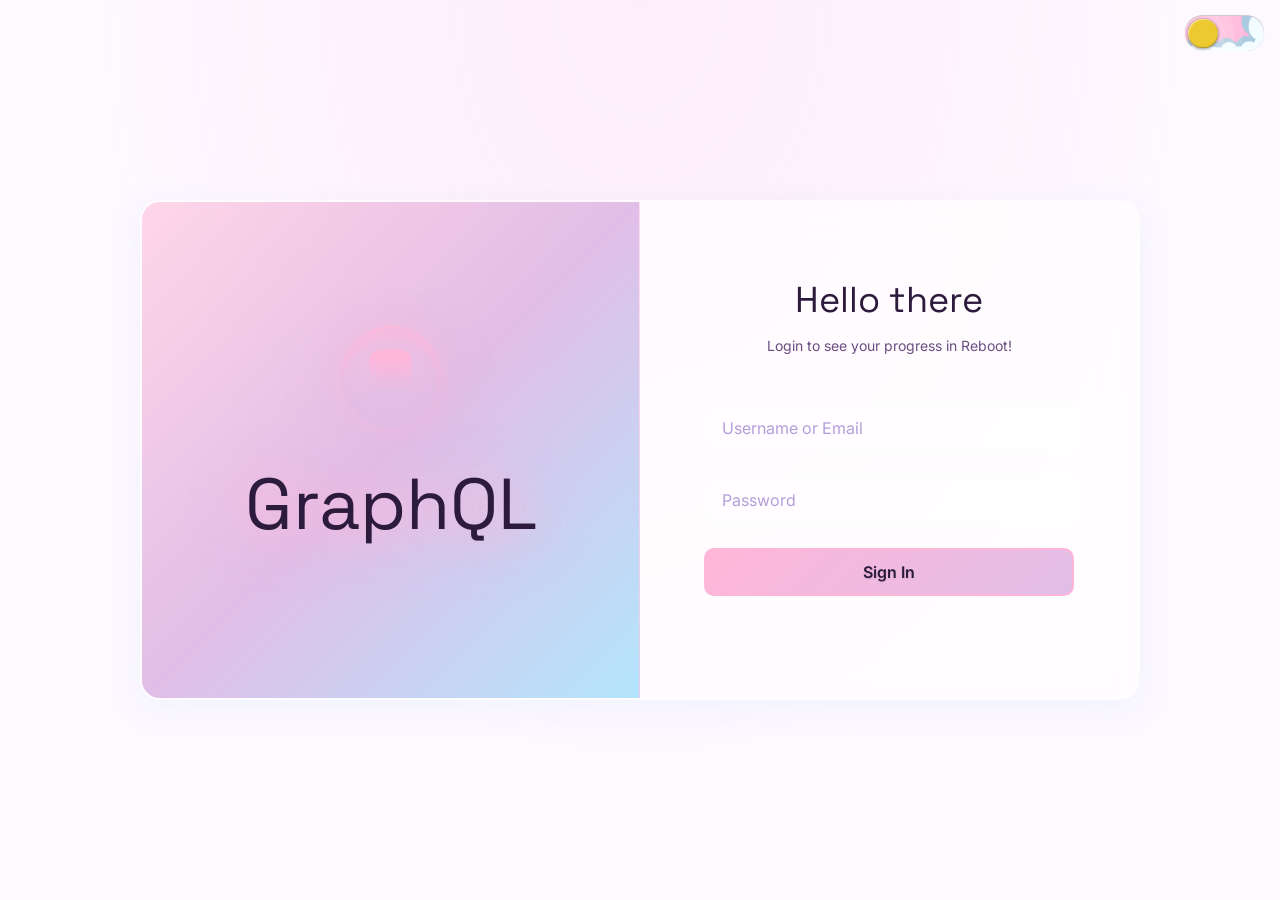
<file: index.html>
<!DOCTYPE html>
<html lang="en">
<head>
    <meta charset="UTF-8">
    <meta name="viewport" content="width=device-width, initial-scale=1.0">
    <title>Login - GraphQL Profile</title>
    <link rel="stylesheet" href="static/css/variables.css">
    <link rel="stylesheet" href="static/css/style.css">
</head>
<body>
    <!-- Atmospheric Background -->
    <div class="atmosphere" id="atmosphere"></div>
    
    <!-- Theme Toggle in top-right corner -->
    <div class="login-page-nav">
        <label class="theme-switch">
            <input type="checkbox" class="theme-switch__checkbox" id="themeToggle">
            <div class="theme-switch__container">
                <div class="theme-switch__clouds"></div>
                <div class="theme-switch__stars-container">
                    <svg xmlns="http://www.w3.org/2000/svg" viewBox="0 0 144 55" fill="none">
                        <path fill-rule="evenodd" clip-rule="evenodd" d="M135.831 3.00688C135.055 3.85027 134.111 4.29946 133 4.35447C134.111 4.40947 135.055 4.85867 135.831 5.71123C136.607 6.55462 136.996 7.56303 136.996 8.72727C136.996 7.95722 137.172 7.25134 137.525 6.59129C137.886 5.93124 138.372 5.39954 138.98 5.00535C139.598 4.60199 140.268 4.39114 141 4.35447C139.88 4.2903 138.936 3.85027 138.16 3.00688C137.384 2.16348 136.996 1.16425 136.996 0C136.996 1.16425 136.607 2.16348 135.831 3.00688ZM31 23.3545C32.1114 23.2995 33.0551 22.8503 33.8313 22.0069C34.6075 21.1635 34.9956 20.1642 34.9956 19C34.9956 20.1642 35.3837 21.1635 36.1599 22.0069C36.9361 22.8503 37.8798 23.2903 39 23.3545C38.2679 23.3911 37.5976 23.602 36.9802 24.0053C36.3716 24.3995 35.8864 24.9312 35.5248 25.5913C35.172 26.2513 34.9956 26.9572 34.9956 27.7273C34.9956 26.563 34.6075 25.5546 33.8313 24.7112C33.0551 23.8587 32.1114 23.4095 31 23.3545ZM0 36.3545C1.11136 36.2995 2.05513 35.8503 2.83131 35.0069C3.6075 34.1635 3.99559 33.1642 3.99559 32C3.99559 33.1642 4.38368 34.1635 5.15987 35.0069C5.93605 35.8503 6.87982 36.2903 8 36.3545C7.26792 36.3911 6.59757 36.602 5.98015 37.0053C5.37155 37.3995 4.88644 37.9312 4.52481 38.5913C4.172 39.2513 3.99559 39.9572 3.99559 40.7273C3.99559 39.563 3.6075 38.5546 2.83131 37.7112C2.05513 36.8587 1.11136 36.4095 0 36.3545ZM56.8313 24.0069C56.0551 24.8503 55.1114 25.2995 54 25.3545C55.1114 25.4095 56.0551 25.8587 56.8313 26.7112C57.6075 27.5546 57.9956 28.563 57.9956 29.7273C57.9956 28.9572 58.172 28.2513 58.5248 27.5913C58.8864 26.9312 59.3716 26.3995 59.9802 26.0053C60.5976 25.602 61.2679 25.3911 62 25.3545C60.8798 25.2903 59.9361 24.8503 59.1599 24.0069C58.3837 23.1635 57.9956 22.1642 57.9956 21C57.9956 22.1642 57.6075 23.1635 56.8313 24.0069ZM81 25.3545C82.1114 25.2995 83.0551 24.8503 83.8313 24.0069C84.6075 23.1635 84.9956 22.1642 84.9956 21C84.9956 22.1642 85.3837 23.1635 86.1599 24.0069C86.9361 24.8503 87.8798 25.2903 89 25.3545C88.2679 25.3911 87.5976 25.602 86.9802 26.0053C86.3716 26.3995 85.8864 26.9312 85.5248 27.5913C85.172 28.2513 84.9956 28.9572 84.9956 29.7273C84.9956 28.563 84.6075 27.5546 83.8313 26.7112C83.0551 25.8587 82.1114 25.4095 81 25.3545ZM136 36.3545C137.111 36.2995 138.055 35.8503 138.831 35.0069C139.607 34.1635 139.996 33.1642 139.996 32C139.996 33.1642 140.384 34.1635 141.16 35.0069C141.936 35.8503 142.88 36.2903 144 36.3545C143.268 36.3911 142.598 36.602 141.98 37.0053C141.372 37.3995 140.886 37.9312 140.525 38.5913C140.172 39.2513 139.996 39.9572 139.996 40.7273C139.996 39.563 139.607 38.5546 138.831 37.7112C138.055 36.8587 137.111 36.4095 136 36.3545ZM101.831 49.0069C101.055 49.8503 100.111 50.2995 99 50.3545C100.111 50.4095 101.055 50.8587 101.831 51.7112C102.607 52.5546 102.996 53.563 102.996 54.7273C102.996 53.9572 103.172 53.2513 103.525 52.5913C103.886 51.9312 104.372 51.3995 104.98 51.0053C105.598 50.602 106.268 50.3911 107 50.3545C105.88 50.2903 104.936 49.8503 104.16 49.0069C103.384 48.1635 102.996 47.1642 102.996 46C102.996 47.1642 102.607 48.1635 101.831 49.0069Z" fill="currentColor"></path>
                    </svg>
                </div>
                <div class="theme-switch__circle-container">
                    <div class="theme-switch__sun-moon-container">
                        <div class="theme-switch__moon">
                            <div class="theme-switch__spot"></div>
                            <div class="theme-switch__spot"></div>
                            <div class="theme-switch__spot"></div>
                        </div>
                    </div>
                </div>
            </div>
        </label>
    </div>
    
    <div class="login-page">
        <div class="login-container">
            <!-- Left Side: Branding -->
            <div class="login-branding">
                <div class="loader loader-large">
                    <svg width="100" height="100" viewBox="0 0 100 100">
                        <defs>
                            <mask id="clipping-login">
                                <polygon points="0,0 100,0 100,100 0,100" fill="black"></polygon>
                                <polygon points="25,25 75,25 50,75" fill="white"></polygon>
                                <polygon points="50,25 75,75 25,75" fill="white"></polygon>
                                <polygon points="35,35 65,35 50,65" fill="white"></polygon>
                                <polygon points="35,35 65,35 50,65" fill="white"></polygon>
                                <polygon points="35,35 65,35 50,65" fill="white"></polygon>
                                <polygon points="35,35 65,35 50,65" fill="white"></polygon>
                            </mask>
                        </defs>
                    </svg>
                    <div class="box" style="mask: url(#clipping-login); -webkit-mask: url(#clipping-login);"></div>
                </div>
                <div class="login-logo">GraphQL</div>
            </div>
            
            <!-- Right Side: Login Form -->
            <div class="login-form-container">
                <div class="login-header">
                    <h2>Hello there</h2>
                    <p>Login to see your progress in Reboot!</p>
                </div>
                
                <form id="loginForm">
                    <div class="input-group">
                        <input type="text" id="username" placeholder="Username or Email" required autocomplete="username"/>
                    </div>
                    <div class="input-group">
                        <input type="password" id="password" placeholder="Password" required autocomplete="current-password"/>
                    </div>
                    <button type="submit" id="loginBtn">Sign In</button>
                </form>
                
            
                <p class="error-message" id="error"></p>
            </div>
        </div>
    </div>

    <script src="js/config.js"></script>
    <script src="js/utils.js"></script>
    <script src="js/auth.js"></script>
    <script src="js/theme-toggle.js"></script>
</body>
</html>
</file>
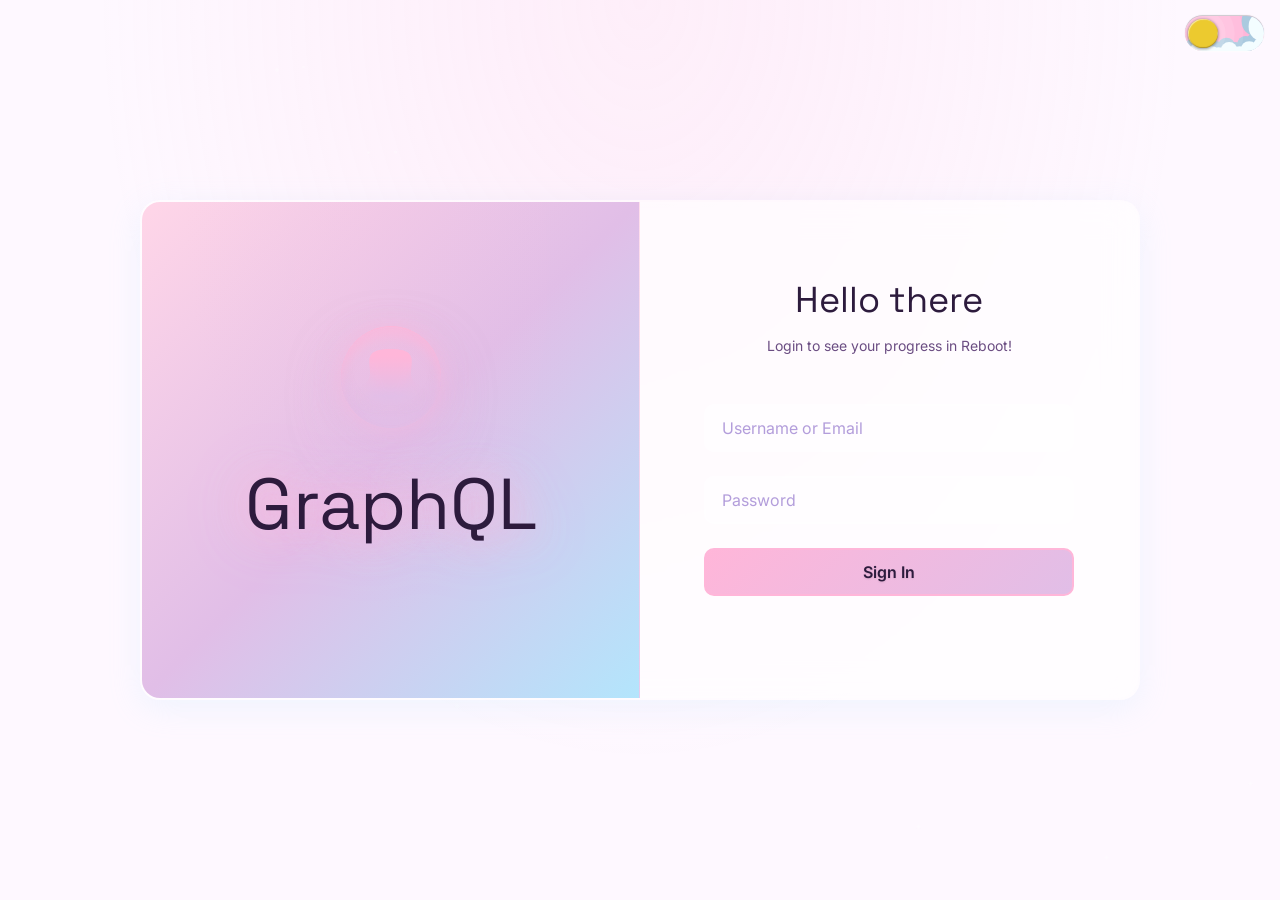
<file: dashboard.html>
<!DOCTYPE html>
<html lang="en">
<head>
    <meta charset="UTF-8">
    <meta name="viewport" content="width=device-width, initial-scale=1.0">
    <meta http-equiv="Cache-Control" content="no-cache, no-store, must-revalidate">
    <meta http-equiv="Pragma" content="no-cache">
    <meta http-equiv="Expires" content="0">
    <title>GraphQL Dashboard</title>
    <link rel="stylesheet" href="static/css/variables.css">
    <link rel="stylesheet" href="static/css/style.css">
</head>
<body>
    <div class="atmosphere" id="atmosphere"></div>
    
    <nav class="navbar">
        <div class="nav-container">
            <div class="logo" onclick="location.reload()">
                <div class="loader loader-navbar">
                    <svg width="100" height="100" viewBox="0 0 100 100">
                        <defs>
                            <mask id="clipping">
                                <polygon points="0,0 100,0 100,100 0,100" fill="black"></polygon>
                                <polygon points="25,25 75,25 50,75" fill="white"></polygon>
                                <polygon points="50,25 75,75 25,75" fill="white"></polygon>
                                <polygon points="35,35 65,35 50,65" fill="white"></polygon>
                                <polygon points="35,35 65,35 50,65" fill="white"></polygon>
                                <polygon points="35,35 65,35 50,65" fill="white"></polygon>
                                <polygon points="35,35 65,35 50,65" fill="white"></polygon>
                            </mask>
                        </defs>
                    </svg>
                    <div class="box"></div>
                </div>
                <span>GraphQL</span>
            </div>
            
            <div style="display: flex; align-items: center; gap: var(--space-lg);">
                <label class="theme-switch">
                    <input type="checkbox" class="theme-switch__checkbox" id="themeToggle">
                    <div class="theme-switch__container">
                        <div class="theme-switch__clouds"></div>
                        <div class="theme-switch__stars-container">
                            <svg xmlns="http://www.w3.org/2000/svg" viewBox="0 0 144 55" fill="none">
                                <path fill-rule="evenodd" clip-rule="evenodd" d="M135.831 3.00688C135.055 3.85027 134.111 4.29946 133 4.35447C134.111 4.40947 135.055 4.85867 135.831 5.71123C136.607 6.55462 136.996 7.56303 136.996 8.72727C136.996 7.95722 137.172 7.25134 137.525 6.59129C137.886 5.93124 138.372 5.39954 138.98 5.00535C139.598 4.60199 140.268 4.39114 141 4.35447C139.88 4.2903 138.936 3.85027 138.16 3.00688C137.384 2.16348 136.996 1.16425 136.996 0C136.996 1.16425 136.607 2.16348 135.831 3.00688ZM31 23.3545C32.1114 23.2995 33.0551 22.8503 33.8313 22.0069C34.6075 21.1635 34.9956 20.1642 34.9956 19C34.9956 20.1642 35.3837 21.1635 36.1599 22.0069C36.9361 22.8503 37.8798 23.2903 39 23.3545C38.2679 23.3911 37.5976 23.602 36.9802 24.0053C36.3716 24.3995 35.8864 24.9312 35.5248 25.5913C35.172 26.2513 34.9956 26.9572 34.9956 27.7273C34.9956 26.563 34.6075 25.5546 33.8313 24.7112C33.0551 23.8587 32.1114 23.4095 31 23.3545ZM0 36.3545C1.11136 36.2995 2.05513 35.8503 2.83131 35.0069C3.6075 34.1635 3.99559 33.1642 3.99559 32C3.99559 33.1642 4.38368 34.1635 5.15987 35.0069C5.93605 35.8503 6.87982 36.2903 8 36.3545C7.26792 36.3911 6.59757 36.602 5.98015 37.0053C5.37155 37.3995 4.88644 37.9312 4.52481 38.5913C4.172 39.2513 3.99559 39.9572 3.99559 40.7273C3.99559 39.563 3.6075 38.5546 2.83131 37.7112C2.05513 36.8587 1.11136 36.4095 0 36.3545ZM56.8313 24.0069C56.0551 24.8503 55.1114 25.2995 54 25.3545C55.1114 25.4095 56.0551 25.8587 56.8313 26.7112C57.6075 27.5546 57.9956 28.563 57.9956 29.7273C57.9956 28.9572 58.172 28.2513 58.5248 27.5913C58.8864 26.9312 59.3716 26.3995 59.9802 26.0053C60.5976 25.602 61.2679 25.3911 62 25.3545C60.8798 25.2903 59.9361 24.8503 59.1599 24.0069C58.3837 23.1635 57.9956 22.1642 57.9956 21C57.9956 22.1642 57.6075 23.1635 56.8313 24.0069ZM81 25.3545C82.1114 25.2995 83.0551 24.8503 83.8313 24.0069C84.6075 23.1635 84.9956 22.1642 84.9956 21C84.9956 22.1642 85.3837 23.1635 86.1599 24.0069C86.9361 24.8503 87.8798 25.2903 89 25.3545C88.2679 25.3911 87.5976 25.602 86.9802 26.0053C86.3716 26.3995 85.8864 26.9312 85.5248 27.5913C85.172 28.2513 84.9956 28.9572 84.9956 29.7273C84.9956 28.563 84.6075 27.5546 83.8313 26.7112C83.0551 25.8587 82.1114 25.4095 81 25.3545ZM136 36.3545C137.111 36.2995 138.055 35.8503 138.831 35.0069C139.607 34.1635 139.996 33.1642 139.996 32C139.996 33.1642 140.384 34.1635 141.16 35.0069C141.936 35.8503 142.88 36.2903 144 36.3545C143.268 36.3911 142.598 36.602 141.98 37.0053C141.372 37.3995 140.886 37.9312 140.525 38.5913C140.172 39.2513 139.996 39.9572 139.996 40.7273C139.996 39.563 139.607 38.5546 138.831 37.7112C138.055 36.8587 137.111 36.4095 136 36.3545ZM101.831 49.0069C101.055 49.8503 100.111 50.2995 99 50.3545C100.111 50.4095 101.055 50.8587 101.831 51.7112C102.607 52.5546 102.996 53.563 102.996 54.7273C102.996 53.9572 103.172 53.2513 103.525 52.5913C103.886 51.9312 104.372 51.3995 104.98 51.0053C105.598 50.602 106.268 50.3911 107 50.3545C105.88 50.2903 104.936 49.8503 104.16 49.0069C103.384 48.1635 102.996 47.1642 102.996 46C102.996 47.1642 102.607 48.1635 101.831 49.0069Z" fill="currentColor"></path>
                            </svg>
                        </div>
                        <div class="theme-switch__circle-container">
                            <div class="theme-switch__sun-moon-container">
                                <div class="theme-switch__moon">
                                    <div class="theme-switch__spot"></div>
                                    <div class="theme-switch__spot"></div>
                                    <div class="theme-switch__spot"></div>
                                </div>
                            </div>
                        </div>
                    </div>
                </label>
                <button id="logoutBtn" class="btn-logout">Logout</button>
            </div>
        </div>
    </nav>

    <div class="container" style="padding-top: 120px;">
        <!-- Loading State -->
        <div id="loading" class="loading">
            <div class="spinner"></div>
            <p>Loading profile data...</p>
        </div>

        <!-- Profile Content -->
        <div id="profile-content" class="profile-content" style="display: none;">
            <section class="hero" style="min-height: 50vh; margin-bottom: var(--space-4xl);">
                <div class="hero-content">
                    <h1 class="hero-title">Welcome back, <span id="welcome-username">User</span></h1>
                    <p class="hero-subtitle">Your GraphQL Dashboard Overview</p>
                </div>
                <div class="hero-glow"></div>
            </section>

            <!-- User Information Section -->
            <section class="section">
                <div class="container">
                    <h2 class="section-title">Profile Information</h2>
                    <div class="cards-grid">
                        <div class="glass-card">
                            <h3 class="card-title">Email</h3>
                            <p class="card-description" id="user-email">-</p>
                        </div>
                        <div class="glass-card">
                            <h3 class="card-title">Total XP</h3>
                            <p class="card-description" id="user-xp">-</p>
                        </div>
                        <div class="glass-card">
                            <h3 class="card-title">Audit Ratio</h3>
                            <p class="card-description" id="audit-ratio">-</p>
                        </div>
                    </div>
                </div>
            </section>

            <!-- Project Statistics Section -->
            <section class="section section-alt">
                <div class="container">
                    <h2 class="section-title">Project Statistics</h2>
                    <div class="cards-grid">
                        <div class="glass-card">
                            <h3 class="card-title">Completed Projects</h3>
                            <p class="card-description" id="completed-projects" style="font-size: var(--font-size-3xl); font-weight: var(--font-weight-bold); color: #C8E6C9;">0</p>
                        </div>
                        <div class="glass-card">
                            <h3 class="card-title">Failed Projects</h3>
                            <p class="card-description" id="failed-projects" style="font-size: var(--font-size-3xl); font-weight: var(--font-weight-bold); color: #FFCDD2;">0</p>
                        </div>
                        <div class="glass-card">
                            <h3 class="card-title">In Progress</h3>
                            <p class="card-description" id="in-progress-projects" style="font-size: var(--font-size-3xl); font-weight: var(--font-weight-bold); color: #FFE082;">0</p>
                        </div>
                        <div class="glass-card">
                            <h3 class="card-title">Success Rate</h3>
                            <p class="card-description" id="success-rate" style="font-size: var(--font-size-3xl); font-weight: var(--font-weight-bold); color: var(--accent-primary);">0%</p>
                        </div>
                    </div>
                </div>
            </section>

            <!-- Audit Activity Chart -->
            <section class="section">
                <div class="container">
                    <h2 class="section-title">Audit Activity</h2>
                    <div class="glass-card" style="padding: var(--space-xl);">
                        <svg id="audit-chart" width="100%" height="400" viewBox="0 0 800 400"></svg>
                    </div>
                </div>
            </section>

            <!-- XP Progress Chart -->
            <section class="section section-alt">
                <div class="container">
                    <h2 class="section-title">Total XP Progress (All Modules Combined)</h2>
                    <div class="glass-card" style="padding: var(--space-xl);">
                        <svg id="xp-chart" width="100%" height="400" viewBox="0 0 800 400"></svg>
                    </div>
                </div>
            </section>

            <!-- Success Rate Pie Chart -->
            <section class="section">
                <div class="container">
                    <h2 class="section-title">Project Success Distribution</h2>
                    <div class="glass-card" style="padding: var(--space-xl);">
                        <svg id="success-chart" width="100%" height="400" viewBox="0 0 800 400"></svg>
                    </div>
                </div>
            </section>

            <!-- Recent Projects -->
            <section class="section section-alt">
                <div class="container">
                    <h2 class="section-title">Recent Projects</h2>
                    <div id="recent-projects" class="projects-list">
                        <!-- Projects will be loaded here -->
                    </div>
                </div>
            </section>
        </div>
    </div>

    <!-- Footer -->
    <footer class="footer">
        <div class="container">
            <p>&copy; 2026 emoprincess productions • Powered by GraphQL</p>
        </div>
    </footer>

    <!-- Scripts -->
    <script src="js/config.js"></script>
    <script src="js/utils.js"></script>
    <script src="js/auth.js"></script>
    <script src="js/graphql.js"></script>
    <script src="js/charts.js"></script>
    <script src="js/dashboard.js"></script>
    <script src="js/theme-toggle.js"></script>
</body>
</html>
</file>
<file: static/css/variables.css>
/* ===== FONT IMPORTS ===== */

/* Space Grotesk - Modern geometric display font */
@import url('https://fonts.googleapis.com/css2?family=Space+Grotesk:wght@300;400;500;600;700&display=swap');

/* Inter - Modern UI font */
@import url('https://fonts.googleapis.com/css2?family=Inter:wght@300;400;500;600;700&display=swap');

/* ===== THEME VARIABLES ===== */

:root {
    /* Light Theme - Dreamy Fairy-Core */
    --bg-primary: #fef8ff;
    --bg-secondary: #fceef8;
    --bg-glass: rgba(255, 255, 255, 0.4);
    --bg-glass-hover: rgba(255, 255, 255, 0.6);
    
    --text-primary: #2d1b3d;
    --text-secondary: #6b4d82;
    --text-tertiary: #9575cd;
    --text-muted: #b39ddb;
    
    --accent-primary: #ffb6d9;
    --accent-secondary: #e1bee7;
    --accent-glow: rgba(255, 182, 217, 0.6);
    
    --gradient-hero: linear-gradient(135deg, #ffd6e8 0%, #e1bee7 50%, #b3e5fc 100%);
    --gradient-card: linear-gradient(135deg, rgba(255, 214, 232, 0.3) 0%, rgba(225, 190, 231, 0.3) 100%);
    --gradient-atmosphere: radial-gradient(ellipse at top, rgba(255, 182, 217, 0.15), transparent 60%);
    
    --shadow-sm: 0 2px 8px rgba(255, 182, 217, 0.1);
    --shadow-md: 0 4px 16px rgba(225, 190, 231, 0.15);
    --shadow-lg: 0 8px 32px rgba(179, 229, 252, 0.2);
    --shadow-glow: 0 0 40px rgba(255, 182, 217, 0.3);
    
    --blur-glass: 16px;
    --border-radius: 20px;
    
    /* Theme indicator */
    --theme-mode: 0; /* 0 = light, 1 = dark */
}

[data-theme="dark"] {
    /* Dark Theme - Gothic Vampire */
    --bg-primary: #030305;
    --bg-secondary: #080810;
    --bg-glass: rgba(10, 10, 15, 0.5);
    --bg-glass-hover: rgba(18, 18, 26, 0.7);
    
    --text-primary: #e8dff5;
    --text-secondary: #d1c4e9;
    --text-tertiary: #b39ddb;
    --text-muted: #78768c;
    
    --accent-primary: #8b1538;
    --accent-secondary: #4a1428;
    --accent-glow: rgba(139, 21, 56, 0.8);
    
    --gradient-hero: linear-gradient(135deg, #0a0510 0%, #1a0a14 50%, #080810 100%);
    --gradient-card: linear-gradient(135deg, rgba(139, 21, 56, 0.15) 0%, rgba(74, 20, 40, 0.15) 100%);
    --gradient-atmosphere: radial-gradient(ellipse at top, rgba(139, 21, 56, 0.25), transparent 50%);
    
    --shadow-sm: 0 2px 8px rgba(0, 0, 0, 0.6);
    --shadow-md: 0 4px 16px rgba(139, 21, 56, 0.4);
    --shadow-lg: 0 8px 32px rgba(139, 21, 56, 0.5);
    --shadow-glow: 0 0 60px rgba(139, 21, 56, 0.6);
    
    --blur-glass: 20px;
    --border-radius: 20px;
    
    --theme-mode: 1;
}

/* ===== TYPOGRAPHY SCALE ===== */

:root {
    --font-display: 'Space Grotesk', -apple-system, BlinkMacSystemFont, 'Segoe UI', sans-serif;
    --font-ui: 'Inter', -apple-system, BlinkMacSystemFont, 'Segoe UI', sans-serif;
    
    --font-size-xs: 0.75rem;      /* 12px */
    --font-size-sm: 0.875rem;     /* 14px */
    --font-size-base: 1rem;       /* 16px */
    --font-size-md: 1.125rem;     /* 18px */
    --font-size-lg: 1.25rem;      /* 20px */
    --font-size-xl: 1.5rem;       /* 24px */
    --font-size-2xl: 1.875rem;    /* 30px */
    --font-size-3xl: 2.25rem;     /* 36px */
    --font-size-4xl: 3rem;        /* 48px */
    --font-size-5xl: 4.5rem;      /* 72px */
    
    --font-weight-light: 300;
    --font-weight-normal: 400;
    --font-weight-medium: 500;
    --font-weight-semibold: 600;
    --font-weight-bold: 700;
    
    --line-height-tight: 1.2;
    --line-height-normal: 1.5;
    --line-height-relaxed: 1.75;
}

/* ===== SPACING SCALE ===== */

:root {
    --space-xs: 0.25rem;      /* 4px */
    --space-sm: 0.5rem;       /* 8px */
    --space-md: 0.75rem;      /* 12px */
    --space-lg: 1rem;         /* 16px */
    --space-xl: 1.5rem;       /* 24px */
    --space-2xl: 2rem;        /* 32px */
    --space-3xl: 3rem;        /* 48px */
    --space-4xl: 4rem;        /* 64px */
    --space-5xl: 6rem;        /* 96px */
}

/* ===== TRANSITIONS ===== */

:root {
    --transition-base: 0.3s cubic-bezier(0.4, 0, 0.2, 1);
    --transition-theme: 0.4s cubic-bezier(0.4, 0, 0.2, 1);
    --transition-slow: 0.6s cubic-bezier(0.4, 0, 0.2, 1);
}
</file>
<file: static/css/style.css>
/* ===== UNIFIED UI STYLES ===== */
/* Complete styling for both index.html and dashboard.html */

/* ===== BASE RESET ===== */

* {
    margin: 0;
    padding: 0;
    box-sizing: border-box;
}

html {
    scroll-behavior: smooth;
    overflow-x: hidden;
}

body {
    font-family: var(--font-ui);
    font-size: var(--font-size-base);
    font-weight: var(--font-weight-normal);
    line-height: var(--line-height-normal);
    color: var(--text-primary);
    background: var(--bg-primary);
    transition: background var(--transition-theme), color var(--transition-theme);
    overflow-x: hidden;
    min-height: 100vh;
    word-wrap: break-word;
    overflow-wrap: break-word;
}

/* Prevent horizontal overflow */
img,
video,
iframe,
embed {
    max-width: 100%;
    height: auto;
}

/* ===== ATMOSPHERIC BACKGROUND ===== */

.atmosphere {
    position: fixed;
    top: 0;
    left: 0;
    width: 100%;
    height: 100%;
    background: var(--gradient-atmosphere);
    pointer-events: none;
    z-index: 0;
    animation: atmosphereFloat 20s ease-in-out infinite;
    transition: background var(--transition-theme);
}

@keyframes atmosphereFloat {
    0%, 100% { opacity: 0.4; transform: translateY(0); }
    50% { opacity: 0.6; transform: translateY(-20px); }
}

/* ===== NAVIGATION ===== */

.navbar {
    position: fixed;
    top: 0;
    left: 0;
    width: 100%;
    padding: var(--space-md) 0;
    background: var(--bg-glass);
    backdrop-filter: blur(var(--blur-glass));
    -webkit-backdrop-filter: blur(var(--blur-glass));
    border-bottom: 1px solid rgba(255, 255, 255, 0.1);
    z-index: 1000;
    transition: all var(--transition-theme);
}

.nav-container {
    max-width: 1000px;
    margin: 0 auto;
    padding: 0 var(--space-lg);
    display: flex;
    align-items: center;
    justify-content: space-between;
}

.logo {
    font-family: var(--font-display);
    font-size: var(--font-size-3xl);
    font-weight: var(--font-weight-normal);
    color: var(--text-primary);
    letter-spacing: 0.02em;
    transition: all var(--transition-base);
    text-shadow: 0 0 20px var(--accent-glow);
    position: relative;
    cursor: pointer;
    display: flex;
    align-items: center;
    gap: var(--space-md);
}

.logo:hover {
    text-shadow: 0 0 30px var(--accent-glow);
    transform: scale(1.02);
}

/* Light theme logo - soft dreamy glow */
:root .logo {
    filter: drop-shadow(0 2px 8px rgba(255, 182, 217, 0.4));
}

/* Dark theme logo - crimson gothic glow */
[data-theme="dark"] .logo {
    color: var(--text-primary);
    text-shadow: 0 0 30px var(--accent-glow), 0 0 60px rgba(139, 21, 56, 0.5);
    filter: drop-shadow(0 4px 12px rgba(139, 21, 56, 0.6));
}

[data-theme="dark"] .logo:hover {
    text-shadow: 0 0 40px var(--accent-glow), 0 0 80px rgba(139, 21, 56, 0.7);
}

/* ===== ANIMATED SVG LOADER/LOGO ===== */

.loader {
    --color-one: #ffb6d9;
    --color-two: #e1bee7;
    --color-three: #ffb6d980;
    --color-four: #e1bee780;
    --color-five: #ffb6d940;
    --time-animation: 2s;
    --size: 0.5; /* Smaller for navbar */
    position: relative;
    border-radius: 50%;
    transform: scale(var(--size));
    box-shadow:
        0 0 25px 0 var(--color-three),
        0 20px 50px 0 var(--color-four);
    animation: colorize calc(var(--time-animation) * 3) ease-in-out infinite;
    flex-shrink: 0;
}

/* Dark theme loader colors */
[data-theme="dark"] .loader {
    --color-one: #8b1538;
    --color-two: #4a1428;
    --color-three: #8b153880;
    --color-four: #4a142880;
    --color-five: #8b153840;
}

.loader::before {
    content: "";
    position: absolute;
    top: 0;
    left: 0;
    width: 100px;
    height: 100px;
    border-radius: 50%;
    border-top: solid 1px var(--color-one);
    border-bottom: solid 1px var(--color-two);
    background: linear-gradient(180deg, var(--color-five), var(--color-four));
    box-shadow:
        inset 0 10px 10px 0 var(--color-three),
        inset 0 -10px 10px 0 var(--color-four);
}

.loader .box {
    width: 100px;
    height: 100px;
    background: linear-gradient(
        180deg,
        var(--color-one) 30%,
        var(--color-two) 70%
    );
    mask: url(#clipping);
    -webkit-mask: url(#clipping);
}

.loader svg {
    position: absolute;
}

.loader svg #clipping,
.loader svg #clipping-login {
    filter: contrast(15);
    animation: roundness calc(var(--time-animation) / 2) linear infinite;
}

.loader svg #clipping polygon,
.loader svg #clipping-login polygon {
    filter: blur(7px);
}

.loader svg #clipping polygon:nth-child(1),
.loader svg #clipping-login polygon:nth-child(1) {
    transform-origin: 75% 25%;
    transform: rotate(90deg);
}

.loader svg #clipping polygon:nth-child(2),
.loader svg #clipping-login polygon:nth-child(2) {
    transform-origin: 50% 50%;
    animation: rotation var(--time-animation) linear infinite reverse;
}

.loader svg #clipping polygon:nth-child(3),
.loader svg #clipping-login polygon:nth-child(3) {
    transform-origin: 50% 60%;
    animation: rotation var(--time-animation) linear infinite;
    animation-delay: calc(var(--time-animation) / -3);
}

.loader svg #clipping polygon:nth-child(4),
.loader svg #clipping-login polygon:nth-child(4) {
    transform-origin: 40% 40%;
    animation: rotation var(--time-animation) linear infinite reverse;
}

.loader svg #clipping polygon:nth-child(5),
.loader svg #clipping-login polygon:nth-child(5) {
    transform-origin: 40% 40%;
    animation: rotation var(--time-animation) linear infinite reverse;
    animation-delay: calc(var(--time-animation) / -2);
}

.loader svg #clipping polygon:nth-child(6),
.loader svg #clipping-login polygon:nth-child(6) {
    transform-origin: 60% 40%;
    animation: rotation var(--time-animation) linear infinite;
}

.loader svg #clipping polygon:nth-child(7),
.loader svg #clipping-login polygon:nth-child(7) {
    transform-origin: 60% 40%;
    animation: rotation var(--time-animation) linear infinite;
    animation-delay: calc(var(--time-animation) / -1.5);
}

@keyframes rotation {
    0% {
        transform: rotate(0deg);
    }
    100% {
        transform: rotate(360deg);
    }
}

@keyframes roundness {
    0% {
        filter: contrast(15);
    }
    20% {
        filter: contrast(3);
    }
    40% {
        filter: contrast(3);
    }
    60% {
        filter: contrast(15);
    }
    100% {
        filter: contrast(15);
    }
}

@keyframes colorize {
    0% {
        filter: hue-rotate(0deg);
    }
    20% {
        filter: hue-rotate(-30deg);
    }
    40% {
        filter: hue-rotate(-60deg);
    }
    60% {
        filter: hue-rotate(-90deg);
    }
    80% {
        filter: hue-rotate(-45deg);
    }
    100% {
        filter: hue-rotate(0deg);
    }
}

/* Loader variants */
.loader.loader-large {
    --size: 1; /* Full size for login page */
}

.loader.loader-navbar {
    --size: 0.45; /* Slightly larger for navbar */
}

.nav-links {
    display: flex;
    gap: var(--space-xl);
    align-items: center;
}

.nav-links a {
    font-size: var(--font-size-sm);
    font-weight: var(--font-weight-medium);
    color: var(--text-secondary);
    text-decoration: none;
    transition: color var(--transition-base);
    position: relative;
}

.nav-links a::after {
    content: '';
    position: absolute;
    bottom: -4px;
    left: 0;
    width: 0;
    height: 2px;
    background: var(--accent-primary);
    transition: width var(--transition-base);
}

.nav-links a:hover {
    color: var(--text-primary);
}

.nav-links a:hover::after {
    width: 100%;
}

/* ===== THEME TOGGLE (Sun/Moon Switch) ===== */

.theme-switch {
    --toggle-size: 14px;
    --container-width: 5.625em;
    --container-height: 2.5em;
    --container-radius: 6.25em;
    --container-light-bg: #ffb6d9;
    --container-night-bg: #1D1F2C;
    --circle-container-diameter: 3.375em;
    --sun-moon-diameter: 2.125em;
    --sun-bg: #ECCA2F;
    --moon-bg: #C4C9D1;
    --spot-color: #959DB1;
    --circle-container-offset: calc((var(--circle-container-diameter) - var(--container-height)) / 2 * -1);
    --stars-color: #fff;
    --clouds-color: #F3FDFF;
    --back-clouds-color: #AACADF;
    --transition: .5s cubic-bezier(0, -0.02, 0.4, 1.25);
    --circle-transition: .3s cubic-bezier(0, -0.02, 0.35, 1.17);
}

/* Dark theme colors */
[data-theme="dark"] .theme-switch {
    --container-light-bg: #ffb6d9;
    --container-night-bg: #8b1538;
}

.theme-switch, 
.theme-switch *, 
.theme-switch *::before, 
.theme-switch *::after {
    box-sizing: border-box;
    margin: 0;
    padding: 0;
    font-size: var(--toggle-size);
}

.theme-switch__container {
    width: var(--container-width);
    height: var(--container-height);
    background-color: var(--container-light-bg);
    border-radius: var(--container-radius);
    overflow: hidden;
    cursor: pointer;
    box-shadow: 0em -0.062em 0.062em rgba(0, 0, 0, 0.25), 0em 0.062em 0.125em rgba(255, 255, 255, 0.94);
    transition: var(--transition);
    position: relative;
}

.theme-switch__container::before {
    content: \"\";
    position: absolute;
    z-index: 1;
    inset: 0;
    box-shadow: 0em 0.05em 0.187em rgba(0, 0, 0, 0.25) inset, 0em 0.05em 0.187em rgba(0, 0, 0, 0.25) inset;
    border-radius: var(--container-radius);
}

.theme-switch__checkbox {
    display: none;
}

.theme-switch__circle-container {
    width: var(--circle-container-diameter);
    height: var(--circle-container-diameter);
    background-color: rgba(255, 255, 255, 0.1);
    position: absolute;
    left: var(--circle-container-offset);
    top: var(--circle-container-offset);
    border-radius: var(--container-radius);
    box-shadow: inset 0 0 0 3.375em rgba(255, 255, 255, 0.1), inset 0 0 0 3.375em rgba(255, 255, 255, 0.1), 0 0 0 0.625em rgba(255, 255, 255, 0.1), 0 0 0 1.25em rgba(255, 255, 255, 0.1);
    display: flex;
    transition: var(--circle-transition);
    pointer-events: none;
}

.theme-switch__sun-moon-container {
    pointer-events: auto;
    position: relative;
    z-index: 2;
    width: var(--sun-moon-diameter);
    height: var(--sun-moon-diameter);
    margin: auto;
    border-radius: var(--container-radius);
    background-color: var(--sun-bg);
    box-shadow: 0.062em 0.062em 0.062em 0em rgba(254, 255, 239, 0.61) inset, 0em -0.062em 0.062em 0em #a1872a inset;
    filter: drop-shadow(0.062em 0.125em 0.125em rgba(0, 0, 0, 0.25)) drop-shadow(0em 0.062em 0.125em rgba(0, 0, 0, 0.25));
    overflow: hidden;
    transition: var(--transition);
}

.theme-switch__moon {
    transform: translateX(100%);
    width: 100%;
    height: 100%;
    background-color: var(--moon-bg);
    border-radius: inherit;
    box-shadow: 0.062em 0.062em 0.062em 0em rgba(254, 255, 239, 0.61) inset, 0em -0.062em 0.062em 0em #969696 inset;
    transition: var(--transition);
    position: relative;
}

.theme-switch__spot {
    position: absolute;
    top: 0.75em;
    left: 0.312em;
    width: 0.75em;
    height: 0.75em;
    border-radius: var(--container-radius);
    background-color: var(--spot-color);
    box-shadow: 0em 0.0312em 0.062em rgba(0, 0, 0, 0.25) inset;
}

.theme-switch__spot:nth-of-type(2) {
    width: 0.375em;
    height: 0.375em;
    top: 0.937em;
    left: 1.375em;
}

.theme-switch__spot:nth-last-of-type(3) {
    width: 0.25em;
    height: 0.25em;
    top: 0.312em;
    left: 0.812em;
}

.theme-switch__clouds {
    width: 1.25em;
    height: 1.25em;
    background-color: var(--clouds-color);
    border-radius: var(--container-radius);
    position: absolute;
    bottom: -0.625em;
    left: 0.312em;
    box-shadow: 0.937em 0.312em var(--clouds-color), -0.312em -0.312em var(--back-clouds-color), 1.437em 0.375em var(--clouds-color), 0.5em -0.125em var(--back-clouds-color), 2.187em 0 var(--clouds-color), 1.25em -0.062em var(--back-clouds-color), 2.937em 0.312em var(--clouds-color), 2em -0.312em var(--back-clouds-color), 3.625em -0.062em var(--clouds-color), 2.625em 0em var(--back-clouds-color), 4.5em -0.312em var(--clouds-color), 3.375em -0.437em var(--back-clouds-color), 4.625em -1.75em 0 0.437em var(--clouds-color), 4em -0.625em var(--back-clouds-color), 4.125em -2.125em 0 0.437em var(--back-clouds-color);
    transition: 0.5s cubic-bezier(0, -0.02, 0.4, 1.25);
}

.theme-switch__stars-container {
    position: absolute;
    color: var(--stars-color);
    top: -100%;
    left: 0.312em;
    width: 2.75em;
    height: auto;
    transition: var(--transition);
}

/* Checked state actions */
.theme-switch__checkbox:checked + .theme-switch__container {
    background-color: var(--container-night-bg);
}

.theme-switch__checkbox:checked + .theme-switch__container .theme-switch__circle-container {
    left: calc(100% - var(--circle-container-offset) - var(--circle-container-diameter));
}

.theme-switch__checkbox:checked + .theme-switch__container .theme-switch__circle-container:hover {
    left: calc(100% - var(--circle-container-offset) - var(--circle-container-diameter) - 0.187em);
}

.theme-switch__circle-container:hover {
    left: calc(var(--circle-container-offset) + 0.187em);
}

.theme-switch__checkbox:checked + .theme-switch__container .theme-switch__moon {
    transform: translate(0);
}

.theme-switch__checkbox:checked + .theme-switch__container .theme-switch__clouds {
    bottom: -4.062em;
}

.theme-switch__checkbox:checked + .theme-switch__container .theme-switch__stars-container {
    top: 50%;
    transform: translateY(-50%);
}

/* ===== LOGIN PAGE ===== */

.login-page {
    min-height: 100vh;
    display: flex;
    align-items: center;
    justify-content: center;
    padding: var(--space-4xl) var(--space-xl);
    position: relative;
    z-index: 10;
}

.login-container {
    width: 100%;
    max-width: 1000px;
    background: var(--bg-glass);
    backdrop-filter: blur(var(--blur-glass));
    -webkit-backdrop-filter: blur(var(--blur-glass));
    border: 2px solid rgba(255, 255, 255, 0.2);
    border-radius: var(--border-radius);
    overflow: hidden;
    box-shadow: var(--shadow-lg);
    display: grid;
    grid-template-columns: 1fr 1fr;
    min-height: 500px;
    animation: fadeIn 0.6s ease-out;
}

.login-branding {
    background: var(--gradient-hero);
    padding: var(--space-4xl);
    display: flex;
    flex-direction: column;
    align-items: center;
    justify-content: center;
    text-align: center;
    border-right: 1px solid rgba(255, 255, 255, 0.2);
    position: relative;
    overflow: hidden;
}

.login-branding::before {
    content: '';
    position: absolute;
    top: 0;
    left: 0;
    width: 100%;
    height: 100%;
    background: var(--gradient-atmosphere);
    opacity: 0.5;
}

.login-branding .loader {
    margin-bottom: var(--space-xl);
    z-index: 1;
}

.login-logo {
    font-family: var(--font-display);
    font-size: var(--font-size-5xl);
    color: var(--text-primary);
    text-shadow: 0 0 40px var(--accent-glow);
    margin-bottom: var(--space-lg);
    position: relative;
    z-index: 1;
}

:root .login-logo {
    filter: drop-shadow(0 4px 20px rgba(255, 182, 217, 0.6));
}

[data-theme="dark"] .login-logo {
    text-shadow: 0 0 50px var(--accent-glow), 0 0 90px rgba(139, 21, 56, 0.6);
    filter: drop-shadow(0 6px 30px rgba(139, 21, 56, 0.8));
}

.login-tagline {
    font-size: var(--font-size-lg);
    color: var(--text-secondary);
    position: relative;
    z-index: 1;
}

.login-form-container {
    padding: var(--space-4xl);
    display: flex;
    flex-direction: column;
    justify-content: center;
    background: var(--bg-glass);
}

.login-header {
    text-align: center;
    margin-bottom: var(--space-3xl);
}

.login-header h2 {
    font-family: var(--font-display);
    font-size: var(--font-size-3xl);
    color: var(--text-primary);
    margin-bottom: var(--space-sm);
    font-weight: var(--font-weight-normal);
}

.login-header p {
    color: var(--text-secondary);
    font-size: var(--font-size-sm);
}

.input-group {
    margin-bottom: var(--space-xl);
}

.input-group input {
    width: 100%;
    padding: var(--space-md) var(--space-lg);
    background: var(--bg-glass);
    border: 2px solid rgba(255, 255, 255, 0.2);
    border-radius: calc(var(--border-radius) / 2);
    font-family: var(--font-ui);
    font-size: var(--font-size-base);
    color: var(--text-primary);
    transition: all var(--transition-base);
}

.input-group input:focus {
    outline: none;
    border-color: var(--accent-primary);
    box-shadow: 0 0 16px var(--accent-glow);
}

.input-group input::placeholder {
    color: var(--text-muted);
}

#loginBtn {
    width: 100%;
    padding: var(--space-md) var(--space-xl);
    background: linear-gradient(135deg, var(--accent-primary), var(--accent-secondary));
    color: var(--text-primary);
    border: 2px solid var(--accent-primary);
    border-radius: calc(var(--border-radius) / 2);
    font-family: var(--font-ui);
    font-size: var(--font-size-base);
    font-weight: var(--font-weight-semibold);
    cursor: pointer;
    transition: all var(--transition-base);
    text-shadow: 0 1px 2px rgba(0, 0, 0, 0.1);
}

#loginBtn:hover {
    transform: translateY(-2px);
    box-shadow: 0 0 24px var(--accent-glow);
}

#loginBtn:active {
    transform: translateY(0);
}

#loginBtn:disabled {
    opacity: 0.6;
    cursor: not-allowed;
    transform: none;
}

.error-message {
    color: #ff6b6b;
    font-size: var(--font-size-sm);
    text-align: center;
    margin-top: var(--space-md);
    min-height: 20px;
}

.login-footer {
    text-align: center;
    margin-top: var(--space-xl);
    color: var(--text-tertiary);
    font-size: var(--font-size-xs);
}

/* Login page navbar positioning */
.login-page-nav {
    position: fixed;
    top: 0;
    right: 0;
    padding: var(--space-lg);
    z-index: 1001;
}

/* ===== HERO SECTION ===== */

.hero {
    position: relative;
    min-height: 100vh;
    display: flex;
    align-items: center;
    justify-content: center;
    background: var(--gradient-hero);
    overflow: hidden;
    transition: background var(--transition-theme);
}

.hero-content {
    position: relative;
    z-index: 10;
    text-align: center;
    padding: var(--space-4xl) var(--space-xl);
    max-width: 900px;
}

.hero-title {
    font-family: var(--font-display);
    font-size: var(--font-size-5xl);
    font-weight: var(--font-weight-normal);
    line-height: var(--line-height-tight);
    color: var(--text-primary);
    margin-bottom: var(--space-lg);
    letter-spacing: 0.02em;
    animation: fadeInUp 1s ease-out;
    text-shadow: 0 0 40px var(--accent-glow);
    word-wrap: break-word;
    overflow-wrap: break-word;
}

:root .hero-title {
    filter: drop-shadow(0 4px 20px rgba(255, 182, 217, 0.5));
}

[data-theme="dark"] .hero-title {
    text-shadow: 0 0 60px var(--accent-glow), 0 0 100px rgba(139, 21, 56, 0.6);
    filter: drop-shadow(0 8px 30px rgba(139, 21, 56, 0.7));
}

.hero-subtitle {
    font-size: var(--font-size-xl);
    font-weight: var(--font-weight-light);
    color: var(--text-secondary);
    margin-bottom: var(--space-2xl);
    animation: fadeInUp 1s ease-out 0.2s backwards;
}

@keyframes fadeInUp {
    from {
        opacity: 0;
        transform: translateY(30px);
    }
    to {
        opacity: 1;
        transform: translateY(0);
    }
}

@keyframes fadeIn {
    from {
        opacity: 0;
        transform: translateY(20px);
    }
    to {
        opacity: 1;
        transform: translateY(0);
    }
}

/* ===== SECTIONS ===== */

.section {
    position: relative;
    padding: var(--space-5xl) var(--space-xl);
    background: var(--bg-primary);
    transition: background var(--transition-theme);
}

.section-alt {
    background: var(--bg-secondary);
}

.container {
    max-width: 1000px;
    margin: 0 auto;
    padding: 0 var(--space-lg);
}

.section-title {
    font-family: var(--font-display);
    font-size: var(--font-size-4xl);
    font-weight: var(--font-weight-normal);
    color: var(--text-primary);
    text-align: center;
    margin-bottom: var(--space-4xl);
    letter-spacing: 0.02em;
    text-shadow: 0 0 30px var(--accent-glow);
}

:root .section-title {
    filter: drop-shadow(0 2px 12px rgba(255, 182, 217, 0.4));
}

[data-theme="dark"] .section-title {
    text-shadow: 0 0 40px var(--accent-glow), 0 0 70px rgba(139, 21, 56, 0.5);
    filter: drop-shadow(0 4px 20px rgba(139, 21, 56, 0.6));
}

/* ===== GLASS CARDS ===== */

.cards-grid {
    display: grid;
    grid-template-columns: repeat(auto-fit, minmax(320px, 1fr));
    gap: var(--space-2xl);
}

.glass-card {
    background: var(--bg-glass);
    backdrop-filter: blur(var(--blur-glass));
    -webkit-backdrop-filter: blur(var(--blur-glass));
    border: 1px solid rgba(255, 255, 255, 0.2);
    border-radius: var(--border-radius);
    padding: var(--space-lg);
    transition: all var(--transition-base);
    position: relative;
    overflow: hidden;
}

.glass-card::before {
    content: '';
    position: absolute;
    top: 0;
    left: 0;
    width: 100%;
    height: 100%;
    background: var(--gradient-card);
    opacity: 0;
    transition: opacity var(--transition-base);
    pointer-events: none;
}

.glass-card:hover {
    transform: translateY(-8px);
    box-shadow: var(--shadow-lg);
    border-color: var(--accent-primary);
}

.glass-card:hover::before {
    opacity: 1;
}

.card-title {
    font-size: var(--font-size-sm);
    font-weight: var(--font-weight-medium);
    color: var(--text-secondary);
    text-transform: uppercase;
    letter-spacing: 0.1em;
    margin-bottom: var(--space-md);
    text-align: center;
}

.card-description {
    font-size: var(--font-size-lg);
    font-weight: var(--font-weight-semibold);
    color: var(--text-primary);
    text-align: center;
    word-break: break-word;
}

/* ===== LOADING SPINNER ===== */

.loading {
    display: flex;
    flex-direction: column;
    align-items: center;
    justify-content: center;
    min-height: 60vh;
    gap: var(--space-lg);
}

.loading p {
    color: var(--text-secondary);
    font-size: var(--font-size-base);
}

.spinner {
    width: 50px;
    height: 50px;
    border: 4px solid rgba(255, 255, 255, 0.1);
    border-top-color: var(--accent-primary);
    border-radius: 50%;
    animation: spin 0.8s linear infinite;
}

@keyframes spin {
    to { transform: rotate(360deg); }
}

/* ===== LOGOUT BUTTON ===== */

.btn-logout {
    font-family: var(--font-ui);
    font-size: var(--font-size-sm);
    font-weight: var(--font-weight-semibold);
    color: var(--text-primary);
    background: transparent;
    border: 2px solid var(--accent-primary);
    border-radius: calc(var(--border-radius) / 2);
    padding: var(--space-sm) var(--space-lg);
    cursor: pointer;
    transition: all var(--transition-base);
}

.btn-logout:hover {
    background: var(--accent-primary);
    color: var(--bg-primary);
    box-shadow: 0 0 20px var(--accent-glow);
    transform: translateY(-2px);
}

.btn-logout:active {
    transform: translateY(0);
}

/* ===== PROJECTS LIST ===== */

.projects-list {
    display: grid;
    gap: var(--space-lg);
}

.project-item {
    background: var(--bg-glass);
    backdrop-filter: blur(var(--blur-glass));
    -webkit-backdrop-filter: blur(var(--blur-glass));
    border: 1px solid rgba(255, 255, 255, 0.1);
    border-radius: var(--border-radius);
    padding: var(--space-xl);
    transition: all var(--transition-base);
    display: flex;
    justify-content: space-between;
    align-items: center;
    flex-wrap: wrap;
    gap: var(--space-md);
}

.project-item:hover {
    border-color: var(--accent-primary);
    box-shadow: var(--shadow-md);
    transform: translateY(-2px);
}

.project-info {
    flex: 1;
    min-width: 200px;
}

.project-name {
    font-size: var(--font-size-lg);
    font-weight: var(--font-weight-semibold);
    color: var(--text-primary);
    margin-bottom: var(--space-xs);
}

.project-path {
    font-size: var(--font-size-sm);
    color: var(--text-tertiary);
    font-family: monospace;
}

.project-status {
    display: inline-block;
    padding: var(--space-xs) var(--space-md);
    border-radius: calc(var(--border-radius) / 2);
    font-size: var(--font-size-xs);
    font-weight: var(--font-weight-semibold);
    text-transform: uppercase;
    letter-spacing: 0.05em;
}

.project-status.passed {
    background: rgba(200, 230, 201, 0.2);
    color: #C8E6C9;
    border: 1px solid rgba(200, 230, 201, 0.3);
}

.project-status.failed {
    background: rgba(255, 205, 210, 0.2);
    color: #FFCDD2;
    border: 1px solid rgba(255, 205, 210, 0.3);
}

.project-status.in-progress {
    background: rgba(255, 224, 130, 0.2);
    color: #FFE082;
    border: 1px solid rgba(255, 224, 130, 0.3);
}

/* ===== PROFILE CONTENT ===== */

.profile-content {
    animation: fadeIn 0.6s ease-out;
}

/* ===== FOOTER ===== */

.footer {
    background: var(--bg-secondary);
    padding: var(--space-2xl) var(--space-xl);
    text-align: center;
    border-top: 1px solid rgba(255, 255, 255, 0.1);
    transition: background var(--transition-theme);
}

.footer p {
    font-size: var(--font-size-sm);
    color: var(--text-muted);
}

/* ===== RESPONSIVE DESIGN ===== */

/* Tablet - max 768px */
@media (max-width: 768px) {
    .login-container {
        grid-template-columns: 1fr;
        max-width: 600px;
    }
    
    .login-branding {
        padding: var(--space-3xl) var(--space-2xl);
        border-right: none;
        border-bottom: 1px solid rgba(255, 255, 255, 0.2);
    }
    
    .login-logo {
        font-size: var(--font-size-4xl);
    }
    
    .login-tagline {
        font-size: var(--font-size-base);
    }
    
    .login-form-container {
        padding: var(--space-3xl) var(--space-2xl);
    }
    
    .login-header h2 {
        font-size: var(--font-size-2xl);
    }
    
    .navbar {
        padding: var(--space-sm) 0;
    }
    
    .nav-container {
        padding: 0 var(--space-md);
    }
    
    .nav-links {
        display: none;
    }
    
    .logo {
        font-size: var(--font-size-xl);
    }
    
    .theme-toggle {
        box-shadow: 0 0 20px var(--accent-glow);
    }
    
    .hero {
        min-height: 70vh;
        padding: var(--space-3xl) var(--space-md);
    }
    
    .hero-content {
        padding: var(--space-2xl) var(--space-md);
    }
    
    .hero-title {
        font-size: var(--font-size-3xl);
    }
    
    .hero-subtitle {
        font-size: var(--font-size-lg);
    }
    
    .section {
        padding: var(--space-3xl) var(--space-md);
    }
    
    .section-title {
        font-size: var(--font-size-2xl);
        margin-bottom: var(--space-3xl);
    }
    
    .cards-grid {
        grid-template-columns: 1fr;
        gap: var(--space-xl);
    }
    
    .container {
        padding: 0 var(--space-md);
    }
    
    .glass-card {
        padding: var(--space-xl);
    }
    
    .project-item {
        padding: var(--space-lg);
    }
    
    /* Bigger charts on tablet */
    #audit-chart,
    #xp-chart,
    #success-chart {
        height: 500px;
    }
}

/* Mobile - max 480px */
@media (max-width: 480px) {
    .login-page {
        padding: var(--space-xl) var(--space-sm);
    }
    
    .login-logo {
        font-size: var(--font-size-3xl);
    }
    
    .login-branding {
        padding: var(--space-2xl) var(--space-lg);
    }
    
    /* Much bigger charts on mobile */
    #audit-chart,
    #xp-chart,
    #success-chart {
        height: 600px;
    }
    
    .login-form-container {
        padding: var(--space-2xl) var(--space-lg);
    }
    
    .login-header h2 {
        font-size: var(--font-size-xl);
    }
    
    .logo {
        font-size: var(--font-size-lg);
    }
    
    .theme-switch {
        --toggle-size: 12px;
    }
    
    .hero {
        min-height: 60vh;
        padding: var(--space-2xl) var(--space-sm);
    }
    
    .hero-content {
        padding: var(--space-xl) var(--space-sm);
    }
    
    .hero-title {
        font-size: var(--font-size-2xl);
        line-height: var(--line-height-normal);
    }
    
    .hero-subtitle {
        font-size: var(--font-size-base);
    }
    
    .section {
        padding: var(--space-2xl) var(--space-sm);
    }
    
    .section-title {
        font-size: var(--font-size-xl);
        margin-bottom: var(--space-2xl);
    }
    
    .container {
        padding: 0 var(--space-sm);
    }
    
    .glass-card {
        padding: var(--space-xl);
        border-radius: calc(var(--border-radius) * 0.75);
    }
    
    .cards-grid {
        gap: var(--space-xl);
        grid-template-columns: 1fr;
    }
    
    .project-item {
        padding: var(--space-md);
        flex-direction: column;
        align-items: flex-start;
    }
    
    .project-name {
        font-size: var(--font-size-base);
    }
    
    .project-path {
        font-size: var(--font-size-xs);
        word-break: break-all;
    }
}

/* Extra small phones - max 360px */
@media (max-width: 360px) {
    .login-page {
        padding: var(--space-lg) var(--space-xs);
    }
    
    .login-branding,
    .login-form-container {
        padding: var(--space-xl) var(--space-md);
    }
    
    .login-logo {
        font-size: var(--font-size-2xl);
    }
    
    .section {
        padding: var(--space-xl) var(--space-xs);
    }
    
    .section-title {
        font-size: var(--font-size-lg);
        margin-bottom: var(--space-xl);
    }
    
    .container {
        padding: 0 var(--space-xs);
    }
    
    .glass-card {
        padding: var(--space-lg);
    }
    
    .theme-switch {
        --toggle-size: 10px;
    }
    
    /* Extra large charts on very small phones */
    #audit-chart,
    #xp-chart,
    #success-chart {
        height: 550px;
    }
    
    #loginBtn {
        padding: var(--space-md);
    }
}

/* Landscape mode for small screens */
@media (max-height: 600px) and (orientation: landscape) {
    .login-container {
        margin: var(--space-md) auto;
    }
    
    .login-branding {
        padding: var(--space-lg);
    }
    
    .login-form-container {
        padding: var(--space-lg);
    }
    
    .login-logo {
        font-size: var(--font-size-2xl);
        margin-bottom: var(--space-sm);
    }
    
    .login-tagline {
        display: none;
    }
    
    .loader.loader-large {
        --size: 0.6;
    }
    
    .section {
        padding: var(--space-2xl) var(--space-lg);
    }
    
    .hero {
        min-height: 40vh !important;
    }
}

/* Large desktop - min 1400px */
@media (min-width: 1400px) {
    .container,
    .nav-container {
        max-width: 1100px;
    }
    
    .cards-grid {
        grid-template-columns: repeat(auto-fit, minmax(350px, 1fr));
    }
}

/* Touch device optimizations */
@media (hover: none) and (pointer: coarse) {
    .nav-links a,
    .theme-toggle,
    .btn-logout {
        min-height: 44px;
        min-width: 44px;
    }
    
    .glass-card:hover {
        transform: none;
    }
    
    .glass-card:active {
        transform: translateY(-4px);
    }
    
    /* Larger tap targets on mobile */
    .logo {
        padding: var(--space-sm);
        margin: calc(var(--space-sm) * -1);
    }
    
    #loginBtn {
        min-height: 48px;
    }
}

/* High resolution displays */
@media (-webkit-min-device-pixel-ratio: 2), (min-resolution: 192dpi) {
    .logo,
    .hero-title,
    .section-title,
    .login-logo {
        -webkit-font-smoothing: antialiased;
        -moz-osx-font-smoothing: grayscale;
    }
}
</file>
